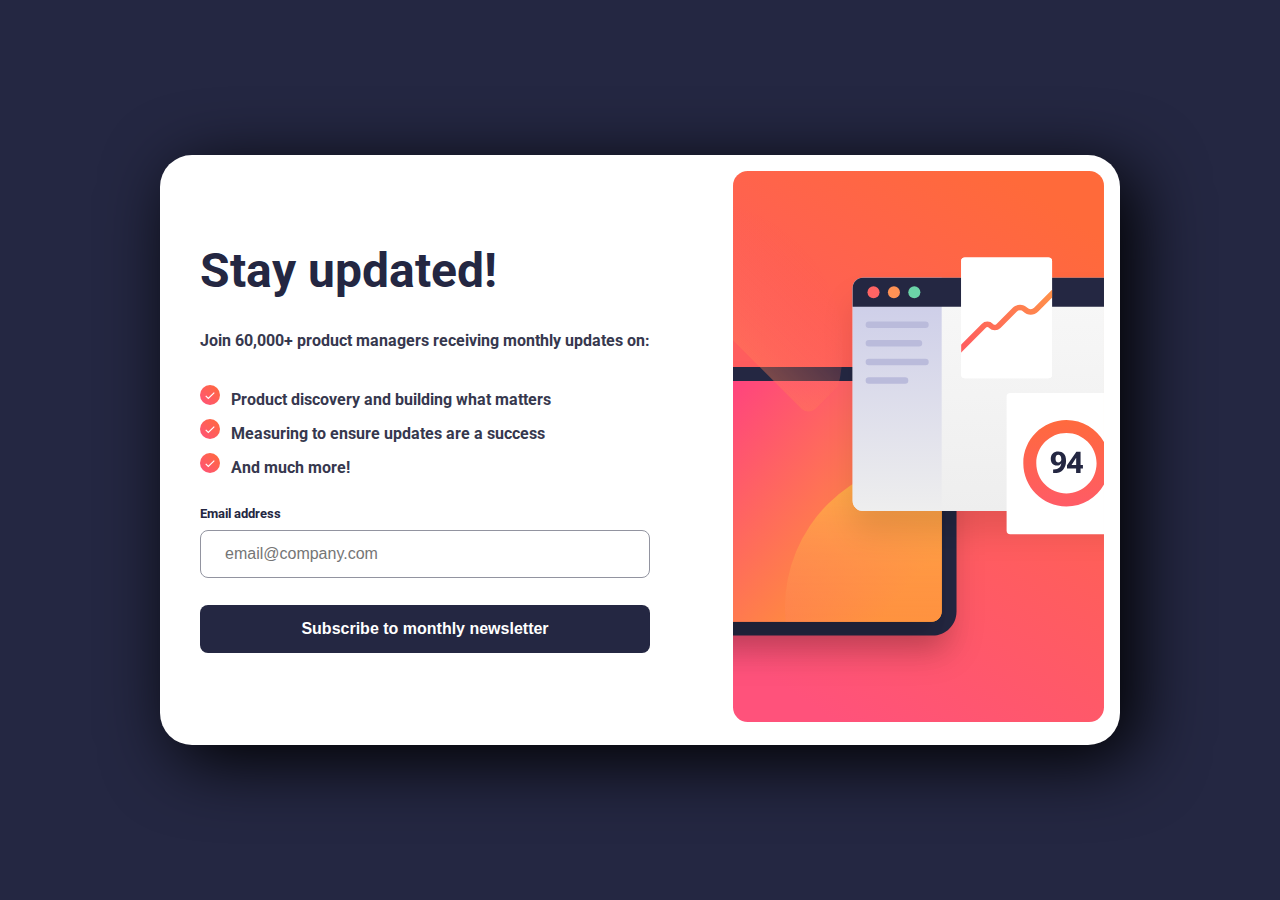
<file: index.html>
<!DOCTYPE html>
<html lang="en">
<head>
  <meta charset="UTF-8">
  <meta name="viewport" content="width=device-width, initial-scale=1.0"> <!-- displays site properly based on user's device -->

  <link rel="icon" type="image/png" sizes="32x32" href="./assets/images/favicon-32x32.png">
  <link rel="stylesheet" href="style.css">
  <link rel="preconnect" href="https://fonts.googleapis.com">
  <link rel="preconnect" href="https://fonts.gstatic.com" crossorigin>
  <link href="https://fonts.googleapis.com/css2?family=Roboto:wght@400;700&display=swap" rel="stylesheet">

  <title>Frontend Mentor | Newsletter sign-up form with success message</title>
</head>
<body>
<main>
  <div id="content">
    <div id="picture-container">
      <picture>
        <source media="(min-width: 700px)" srcset = "./assets/images/illustration-sign-up-desktop.svg">
        <img src="./assets/images/illustration-sign-up-mobile.svg" alt="" id = "initial-image">
      </picture>
    </div>
    <div id="text">
      <div class="title">
        <h1>Stay updated!</h1>
      </div>
      <div id="paragraph">
        <p>Join 60,000+ product managers receiving monthly updates on:</p>
      </div>
      <div id="info">
        <p class="about">Product discovery and building what matters</p>
        <p class="about">Measuring to ensure updates are a success</p>
        <p class="about">And much more!</p>
      </div>
  
      <div id="form">
        <p id="email"> Email address</p>
        <form action="">
          <input type="text" placeholder = "email@company.com" id = "input" required>
          <p id = "invalid-p" class = invalid></p>
        </form>
        <button id = "sub-btn">Subscribe to monthly newsletter</button>
      </div>
    </div>
  </div>
</main>
<script src="script.js"></script>  
</body>
</html>
</file>
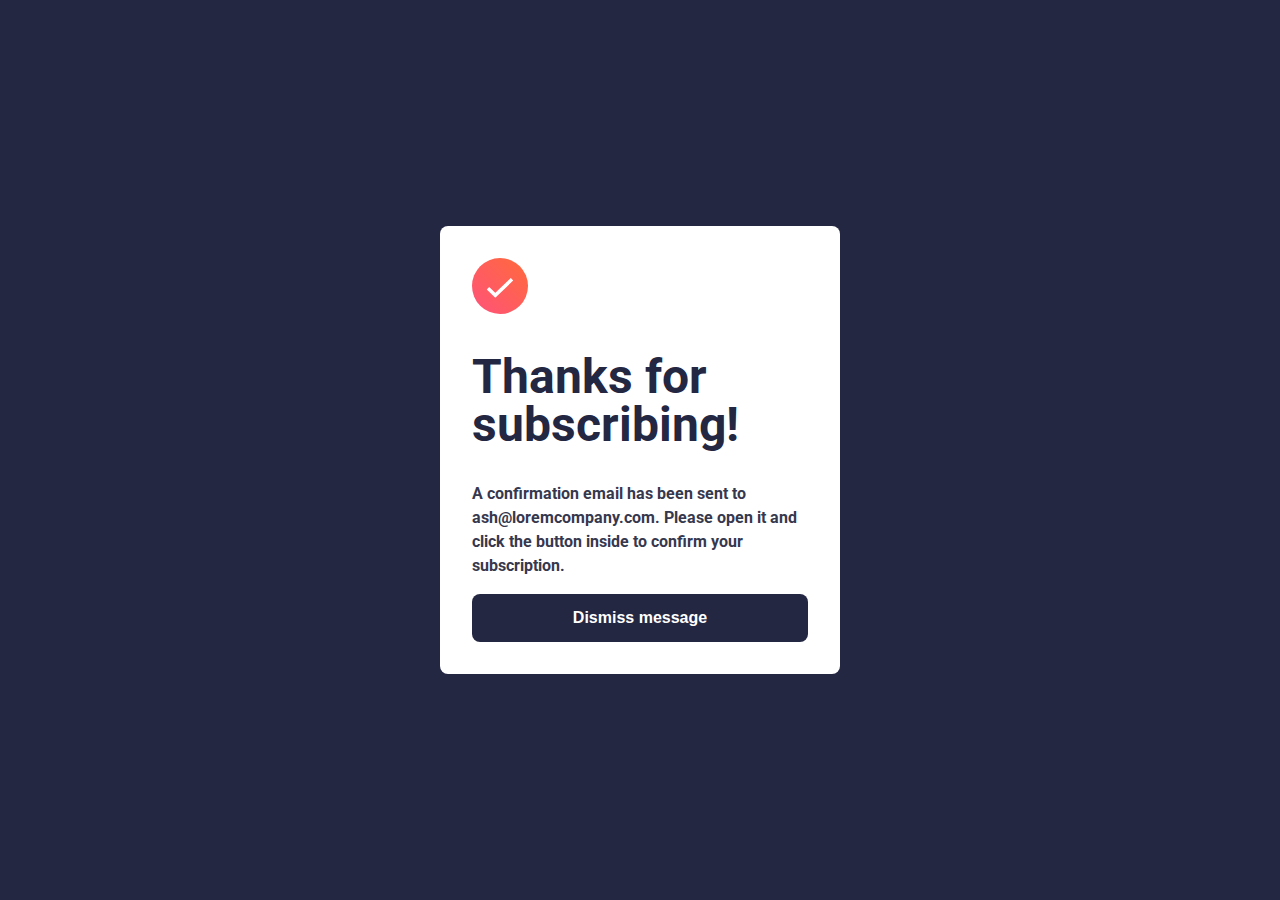
<file: success-page.html>
<!DOCTYPE html>
<html lang="en">
<head>
    <meta charset="UTF-8">
    <meta name="viewport" content="width=device-width, initial-scale=1.0"> <!-- displays site properly based on user's device -->
      
    <link rel="icon" type="image/png" sizes="32x32" href="./assets/images/favicon-32x32.png">
    <link rel="stylesheet" href="style.css">
    <link rel="preconnect" href="https://fonts.googleapis.com">
    <link rel="preconnect" href="https://fonts.gstatic.com" crossorigin>
    <link href="https://fonts.googleapis.com/css2?family=Roboto:wght@400;700&display=swap" rel="stylesheet">
      
    <title>Frontend Mentor | Newsletter sign-up form with success message</title>
</head>
<body>
    <main id = "success-page">
        <div id="content-container">
            <div class="title" id = "success-icon">
                <h1> Thanks for subscribing!</h1>
              </div>
              <div class="confirmation-text">
                <p> A confirmation email has been sent to ash@loremcompany.com. 
                  Please open it and click the button inside to confirm your subscription.</p>
              </div>
              <button id="success-btn" onclick="location.href = 'index.html'"> Dismiss message</button>
        </div>
    </main>
</body>
</html>
</file>
<file: style.css>
*,
*::before,
*::after {
    margin: 0;
    padding: 0;
    box-sizing: border-box;
}

:root {
    --Tomato: hsl(4, 100%, 67%);
    --Dark-Slate-Grey: hsl(234, 29%, 20%);
    --Charcoal-Grey: hsl(235, 18%, 26%);
    --Grey: hsl(231, 7%, 60%);
    --White: hsl(0, 0%, 100%);
}

body {
    font-family: 'Roboto', sans-serif;
    color: var(--Charcoal-Grey);
    font-weight: bold;
    line-height: 1.5em;
}

#initial-image {
    width: 100vw;
}

#text {
    padding: 1.5em;
}

.title h1,
.about,
#email,
#input {
    margin-bottom: .7em;
    line-height: 1em
}

.title h1,
#email {
    color: var(--Dark-Slate-Grey);
}

#info,
#paragraph {
    margin-bottom: 2em;
}

.about::before {
    content:"";
    background-image: url(./assets/images/icon-success.svg);
    display: inline-block;
    background-size: 20px 20px;
    width: 20px; 
    height: 20px;
    margin-right: .7em;
}

#email {
    font-size: .8rem;
}

#input,
#sub-btn,
#success-btn {
    width: 100%;
    max-width: 30rem;
    min-height: 3rem;
    border-radius: .5em;
    font-size: 1rem;
}

#input {
    border: solid 1px hsl(231, 7%, 60%);
    color: var(--Grey);
    padding-left: 1.5em;
}

form {
    position: relative;
}

.invalid {
    position: absolute;
    top: -2em;
    right: 0em;
    font-size: .8em;
    color: hsl(4, 100%, 67%);
    transition: .5s;
}

#sub-btn,
#success-btn {
    border: none;
    background-color: var(--Dark-Slate-Grey);
    color: var(--White);
    font-weight: bold;
    transition: .6s;
    margin-top: 1em;
}

#sub-btn:hover,
#success-btn:hover {
    cursor: pointer;
    background: hsl(4, 100%, 67%);
}

/*Success Page Start*/

#success-page {
    height: 100vh;
    display: flex;
    justify-content: center;
    align-items: center;
    padding: 2em;
    position: relative;
}

#success-icon::before {
    content: '';
    background-image: url(./assets/images/icon-success.svg);
    display: inline-block;
    background-size: 3.5rem;
    width: 3.5rem;
    height: 3.5rem;
    margin-bottom: 2em;
}

a {
    display: grid;
}

#success-btn {
    justify-self: center;
    position: absolute;
    bottom: 2em;
    width: 90%;
}

/*Success Page End*/

@media (min-width: 700px) {
    
    main {
        width: 100vw;
        height: 100vh;
        padding: 2em;
        display: flex;
        justify-content: center;
        align-items: center;
        background-color: var(--Dark-Slate-Grey);
    }

    #content {
        display: grid;
        grid-template-columns: 1.5fr 1fr;
        justify-content: center;
        align-items: center;
        background-color: var(--White);
        padding: 1em;
        border-radius: 2em;
        max-width: 60rem;
        box-shadow: 15px 15px 70px black;
    }

    #text {
        max-width: fit-content;
        grid-area: 1 / 1 / 1 / 1;
    }

    .title h1 {
        font-size: 3rem;
    }

    #initial-image {
        max-width: 100%;
        max-height: 100%;
    }

    /*success-page start*/

    #content-container {
        background-color: var(--White);
        border-radius: .5em;
        max-width: 25rem;
        max-height: 35rem;
        padding: 2em;
    }

    #success-btn {
        position: relative;
        bottom: 0em;
        width: 100%;
    }

    /*success-page end*/
}
</file>
